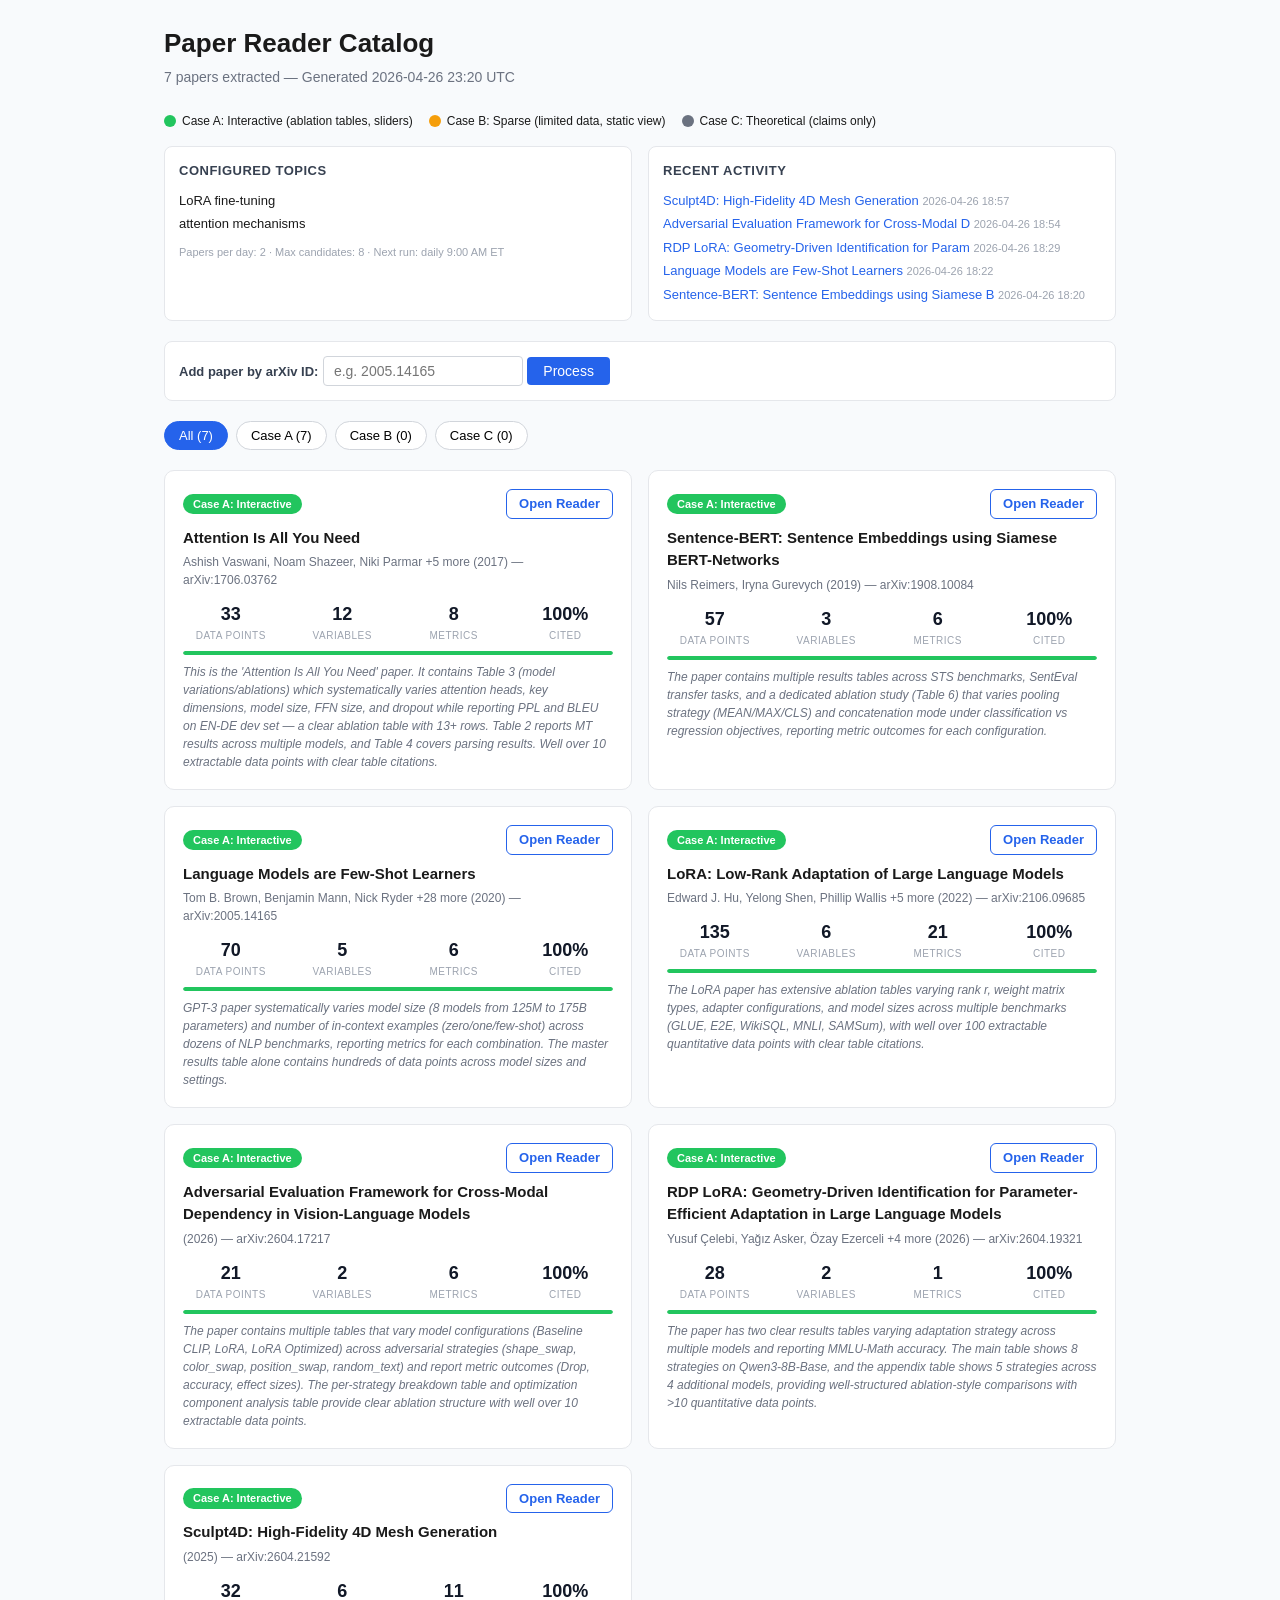
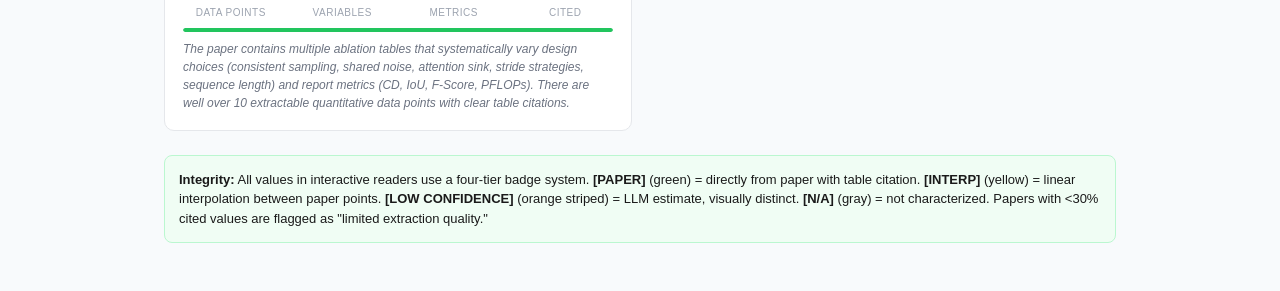
<file: reader/readers/catalog.html>
<!DOCTYPE html>
<html lang="en">
<head>
<meta charset="UTF-8">
<meta name="viewport" content="width=device-width, initial-scale=1.0">
<title>Paper Reader Catalog</title>
<style>
* { margin: 0; padding: 0; box-sizing: border-box; }
body { font-family: -apple-system, BlinkMacSystemFont, 'Segoe UI', sans-serif; background: #f8fafc; color: #1a1a1a; line-height: 1.5; }
.container { max-width: 1000px; margin: 0 auto; padding: 24px; }
h1 { font-size: 26px; margin-bottom: 4px; }
.subtitle { color: #6b7280; font-size: 14px; margin-bottom: 24px; }
.filters { display: flex; gap: 8px; margin-bottom: 20px; flex-wrap: wrap; }
.filter-btn { padding: 6px 14px; border: 1px solid #d1d5db; border-radius: 20px; background: #fff; cursor: pointer; font-size: 13px; }
.filter-btn.active { background: #2563eb; color: #fff; border-color: #2563eb; }
.grid { display: grid; grid-template-columns: repeat(auto-fill, minmax(440px, 1fr)); gap: 16px; }
.card { background: #fff; border: 1px solid #e5e7eb; border-radius: 10px; padding: 18px; transition: box-shadow 0.2s; }
.card:hover { box-shadow: 0 4px 12px rgba(0,0,0,0.08); }
.card-header { display: flex; justify-content: space-between; align-items: center; margin-bottom: 8px; }
.case-badge { display: inline-block; padding: 2px 10px; border-radius: 12px; color: #fff; font-size: 11px; font-weight: 600; }
.reader-link { font-size: 13px; font-weight: 600; color: #2563eb; text-decoration: none; padding: 4px 12px; border: 1px solid #2563eb; border-radius: 6px; }
.reader-link:hover { background: #2563eb; color: #fff; }
.no-reader { font-size: 12px; color: #9ca3af; }
.card h3 { font-size: 15px; margin-bottom: 4px; }
.card h3 a { color: inherit; text-decoration: none; }
.card h3 a:hover { color: #2563eb; }
.card-meta { font-size: 12px; color: #6b7280; margin-bottom: 12px; }
.card-stats { display: flex; gap: 16px; margin: 8px 0; }
.stat { text-align: center; flex: 1; }
.stat-value { font-size: 18px; font-weight: 700; color: #111827; }
.stat-label { font-size: 10px; color: #9ca3af; text-transform: uppercase; letter-spacing: 0.5px; }
.quality-bar { height: 4px; background: #f3f4f6; border-radius: 2px; margin: 8px 0; overflow: hidden; }
.quality-fill { height: 100%; border-radius: 2px; transition: width 0.3s; }
.card-footer { font-size: 12px; color: #6b7280; font-style: italic; }
.info-panels { display: grid; grid-template-columns: 1fr 1fr; gap: 16px; margin-bottom: 20px; }
.info-panel { background: #fff; border: 1px solid #e5e7eb; border-radius: 8px; padding: 14px; }
.info-panel h3 { font-size: 13px; font-weight: 600; text-transform: uppercase; letter-spacing: 0.5px; color: #374151; margin-bottom: 8px; }
.info-panel ul { list-style: none; padding: 0; font-size: 13px; }
.info-panel li { padding: 2px 0; }
.info-panel a { color: #2563eb; text-decoration: none; }
.info-meta { font-size: 11px; color: #9ca3af; margin-top: 8px; }
.info-time { font-size: 11px; color: #9ca3af; }
.add-form { background: #fff; border: 1px solid #e5e7eb; border-radius: 8px; padding: 14px; margin-bottom: 20px; display: flex; flex-wrap: wrap; align-items: end; gap: 10px; }
.add-form label { font-size: 13px; font-weight: 600; color: #374151; }
.add-form input { padding: 6px 10px; border: 1px solid #d1d5db; border-radius: 4px; font-size: 14px; width: 200px; }
.add-form button { padding: 6px 16px; background: #2563eb; color: #fff; border: none; border-radius: 4px; font-size: 14px; cursor: pointer; }
.add-form button:hover { background: #1d4ed8; }
.note { background: #f0fdf4; border: 1px solid #bbf7d0; border-radius: 8px; padding: 14px; margin: 24px 0; font-size: 13px; }
.legend { display: flex; gap: 16px; margin: 16px 0; flex-wrap: wrap; }
.legend-item { display: flex; align-items: center; gap: 6px; font-size: 12px; }
.legend-dot { width: 12px; height: 12px; border-radius: 50%; }
</style>
</head>
<body>
<div class="container">

<h1>Paper Reader Catalog</h1>
<div class="subtitle">7 papers extracted &mdash; Generated 2026-04-26 23:20 UTC</div>

<div class="legend">
    <div class="legend-item"><div class="legend-dot" style="background:#22c55e"></div>Case A: Interactive (ablation tables, sliders)</div>
    <div class="legend-item"><div class="legend-dot" style="background:#f59e0b"></div>Case B: Sparse (limited data, static view)</div>
    <div class="legend-item"><div class="legend-dot" style="background:#6b7280"></div>Case C: Theoretical (claims only)</div>
</div>

<div class="info-panels">
<div class="info-panel"><h3>Configured Topics</h3><ul><li>LoRA fine-tuning</li><li>attention mechanisms</li></ul>
<div class="info-meta">Papers per day: 2 &middot; Max candidates: 8 &middot; Next run: daily 9:00 AM ET</div></div>
<div class="info-panel"><h3>Recent Activity</h3><ul><li><a href="2604.21592.html">Sculpt4D: High-Fidelity 4D Mesh Generation</a> <span class="info-time">2026-04-26 18:57</span></li><li><a href="2604.17217.html">Adversarial Evaluation Framework for Cross-Modal D</a> <span class="info-time">2026-04-26 18:54</span></li><li><a href="2604.19321.html">RDP LoRA: Geometry-Driven Identification for Param</a> <span class="info-time">2026-04-26 18:29</span></li><li><a href="2005.14165.html">Language Models are Few-Shot Learners</a> <span class="info-time">2026-04-26 18:22</span></li><li><a href="1908.10084.html">Sentence-BERT: Sentence Embeddings using Siamese B</a> <span class="info-time">2026-04-26 18:20</span></li></ul></div>
</div>

<div class="add-form">
    <form id="addForm" onsubmit="processForm(event)">
        <label for="arxivInput">Add paper by arXiv ID:</label>
        <input type="text" id="arxivInput" name="arxiv_id" placeholder="e.g. 2005.14165" required>
        <button type="submit">Process</button>
    </form>
    <div id="formMsg" style="display:none;margin-top:8px;font-size:13px;padding:8px;border-radius:4px;"></div>
</div>

<div class="filters">
    <button class="filter-btn active" onclick="filterCards('all')">All (7)</button>
    <button class="filter-btn" onclick="filterCards('A')">Case A (7)</button>
    <button class="filter-btn" onclick="filterCards('B')">Case B (0)</button>
    <button class="filter-btn" onclick="filterCards('C')">Case C (0)</button>
</div>

<div class="grid" id="grid">
        <div class="card">
            <div class="card-header">
                <span class="case-badge" style="background:#22c55e">Case A: Interactive</span>
                <a href="1706.03762.html" class="reader-link">Open Reader</a>
            </div>
            <h3><a href="https://arxiv.org/abs/1706.03762" target="_blank">Attention Is All You Need</a></h3>
            <div class="card-meta">Ashish Vaswani, Noam Shazeer, Niki Parmar +5 more (2017) &mdash; arXiv:1706.03762</div>
            <div class="card-stats">
                <div class="stat">
                    <div class="stat-value">33</div>
                    <div class="stat-label">Data Points</div>
                </div>
                <div class="stat">
                    <div class="stat-value">12</div>
                    <div class="stat-label">Variables</div>
                </div>
                <div class="stat">
                    <div class="stat-value">8</div>
                    <div class="stat-label">Metrics</div>
                </div>
                <div class="stat">
                    <div class="stat-value">100%</div>
                    <div class="stat-label">Cited</div>
                </div>
            </div>
            <div class="quality-bar"><div class="quality-fill" style="width:100%;background:#22c55e"></div></div>
            <div class="card-footer">This is the &#x27;Attention Is All You Need&#x27; paper. It contains Table 3 (model variations/ablations) which systematically varies attention heads, key dimensions, model size, FFN size, and dropout while reporting PPL and BLEU on EN-DE dev set — a clear ablation table with 13+ rows. Table 2 reports MT results across multiple models, and Table 4 covers parsing results. Well over 10 extractable data points with clear table citations.</div>
        </div>
        <div class="card">
            <div class="card-header">
                <span class="case-badge" style="background:#22c55e">Case A: Interactive</span>
                <a href="1908.10084.html" class="reader-link">Open Reader</a>
            </div>
            <h3><a href="https://arxiv.org/abs/1908.10084" target="_blank">Sentence-BERT: Sentence Embeddings using Siamese BERT-Networks</a></h3>
            <div class="card-meta">Nils Reimers, Iryna Gurevych (2019) &mdash; arXiv:1908.10084</div>
            <div class="card-stats">
                <div class="stat">
                    <div class="stat-value">57</div>
                    <div class="stat-label">Data Points</div>
                </div>
                <div class="stat">
                    <div class="stat-value">3</div>
                    <div class="stat-label">Variables</div>
                </div>
                <div class="stat">
                    <div class="stat-value">6</div>
                    <div class="stat-label">Metrics</div>
                </div>
                <div class="stat">
                    <div class="stat-value">100%</div>
                    <div class="stat-label">Cited</div>
                </div>
            </div>
            <div class="quality-bar"><div class="quality-fill" style="width:100%;background:#22c55e"></div></div>
            <div class="card-footer">The paper contains multiple results tables across STS benchmarks, SentEval transfer tasks, and a dedicated ablation study (Table 6) that varies pooling strategy (MEAN/MAX/CLS) and concatenation mode under classification vs regression objectives, reporting metric outcomes for each configuration.</div>
        </div>
        <div class="card">
            <div class="card-header">
                <span class="case-badge" style="background:#22c55e">Case A: Interactive</span>
                <a href="2005.14165.html" class="reader-link">Open Reader</a>
            </div>
            <h3><a href="https://arxiv.org/abs/2005.14165" target="_blank">Language Models are Few-Shot Learners</a></h3>
            <div class="card-meta">Tom B. Brown, Benjamin Mann, Nick Ryder +28 more (2020) &mdash; arXiv:2005.14165</div>
            <div class="card-stats">
                <div class="stat">
                    <div class="stat-value">70</div>
                    <div class="stat-label">Data Points</div>
                </div>
                <div class="stat">
                    <div class="stat-value">5</div>
                    <div class="stat-label">Variables</div>
                </div>
                <div class="stat">
                    <div class="stat-value">6</div>
                    <div class="stat-label">Metrics</div>
                </div>
                <div class="stat">
                    <div class="stat-value">100%</div>
                    <div class="stat-label">Cited</div>
                </div>
            </div>
            <div class="quality-bar"><div class="quality-fill" style="width:100%;background:#22c55e"></div></div>
            <div class="card-footer">GPT-3 paper systematically varies model size (8 models from 125M to 175B parameters) and number of in-context examples (zero/one/few-shot) across dozens of NLP benchmarks, reporting metrics for each combination. The master results table alone contains hundreds of data points across model sizes and settings.</div>
        </div>
        <div class="card">
            <div class="card-header">
                <span class="case-badge" style="background:#22c55e">Case A: Interactive</span>
                <a href="2106.09685.html" class="reader-link">Open Reader</a>
            </div>
            <h3><a href="https://arxiv.org/abs/2106.09685" target="_blank">LoRA: Low-Rank Adaptation of Large Language Models</a></h3>
            <div class="card-meta">Edward J. Hu, Yelong Shen, Phillip Wallis +5 more (2022) &mdash; arXiv:2106.09685</div>
            <div class="card-stats">
                <div class="stat">
                    <div class="stat-value">135</div>
                    <div class="stat-label">Data Points</div>
                </div>
                <div class="stat">
                    <div class="stat-value">6</div>
                    <div class="stat-label">Variables</div>
                </div>
                <div class="stat">
                    <div class="stat-value">21</div>
                    <div class="stat-label">Metrics</div>
                </div>
                <div class="stat">
                    <div class="stat-value">100%</div>
                    <div class="stat-label">Cited</div>
                </div>
            </div>
            <div class="quality-bar"><div class="quality-fill" style="width:100%;background:#22c55e"></div></div>
            <div class="card-footer">The LoRA paper has extensive ablation tables varying rank r, weight matrix types, adapter configurations, and model sizes across multiple benchmarks (GLUE, E2E, WikiSQL, MNLI, SAMSum), with well over 100 extractable quantitative data points with clear table citations.</div>
        </div>
        <div class="card">
            <div class="card-header">
                <span class="case-badge" style="background:#22c55e">Case A: Interactive</span>
                <a href="2604.17217.html" class="reader-link">Open Reader</a>
            </div>
            <h3><a href="https://arxiv.org/abs/2604.17217" target="_blank">Adversarial Evaluation Framework for Cross-Modal Dependency in Vision-Language Models</a></h3>
            <div class="card-meta"> (2026) &mdash; arXiv:2604.17217</div>
            <div class="card-stats">
                <div class="stat">
                    <div class="stat-value">21</div>
                    <div class="stat-label">Data Points</div>
                </div>
                <div class="stat">
                    <div class="stat-value">2</div>
                    <div class="stat-label">Variables</div>
                </div>
                <div class="stat">
                    <div class="stat-value">6</div>
                    <div class="stat-label">Metrics</div>
                </div>
                <div class="stat">
                    <div class="stat-value">100%</div>
                    <div class="stat-label">Cited</div>
                </div>
            </div>
            <div class="quality-bar"><div class="quality-fill" style="width:100%;background:#22c55e"></div></div>
            <div class="card-footer">The paper contains multiple tables that vary model configurations (Baseline CLIP, LoRA, LoRA Optimized) across adversarial strategies (shape_swap, color_swap, position_swap, random_text) and report metric outcomes (Drop, accuracy, effect sizes). The per-strategy breakdown table and optimization component analysis table provide clear ablation structure with well over 10 extractable data points.</div>
        </div>
        <div class="card">
            <div class="card-header">
                <span class="case-badge" style="background:#22c55e">Case A: Interactive</span>
                <a href="2604.19321.html" class="reader-link">Open Reader</a>
            </div>
            <h3><a href="https://arxiv.org/abs/2604.19321" target="_blank">RDP LoRA: Geometry-Driven Identification for Parameter-Efficient Adaptation in Large Language Models</a></h3>
            <div class="card-meta">Yusuf Çelebi, Yağız Asker, Özay Ezerceli +4 more (2026) &mdash; arXiv:2604.19321</div>
            <div class="card-stats">
                <div class="stat">
                    <div class="stat-value">28</div>
                    <div class="stat-label">Data Points</div>
                </div>
                <div class="stat">
                    <div class="stat-value">2</div>
                    <div class="stat-label">Variables</div>
                </div>
                <div class="stat">
                    <div class="stat-value">1</div>
                    <div class="stat-label">Metrics</div>
                </div>
                <div class="stat">
                    <div class="stat-value">100%</div>
                    <div class="stat-label">Cited</div>
                </div>
            </div>
            <div class="quality-bar"><div class="quality-fill" style="width:100%;background:#22c55e"></div></div>
            <div class="card-footer">The paper has two clear results tables varying adaptation strategy across multiple models and reporting MMLU-Math accuracy. The main table shows 8 strategies on Qwen3-8B-Base, and the appendix table shows 5 strategies across 4 additional models, providing well-structured ablation-style comparisons with &gt;10 quantitative data points.</div>
        </div>
        <div class="card">
            <div class="card-header">
                <span class="case-badge" style="background:#22c55e">Case A: Interactive</span>
                <a href="2604.21592.html" class="reader-link">Open Reader</a>
            </div>
            <h3><a href="https://arxiv.org/abs/2604.21592" target="_blank">Sculpt4D: High-Fidelity 4D Mesh Generation</a></h3>
            <div class="card-meta"> (2025) &mdash; arXiv:2604.21592</div>
            <div class="card-stats">
                <div class="stat">
                    <div class="stat-value">32</div>
                    <div class="stat-label">Data Points</div>
                </div>
                <div class="stat">
                    <div class="stat-value">6</div>
                    <div class="stat-label">Variables</div>
                </div>
                <div class="stat">
                    <div class="stat-value">11</div>
                    <div class="stat-label">Metrics</div>
                </div>
                <div class="stat">
                    <div class="stat-value">100%</div>
                    <div class="stat-label">Cited</div>
                </div>
            </div>
            <div class="quality-bar"><div class="quality-fill" style="width:100%;background:#22c55e"></div></div>
            <div class="card-footer">The paper contains multiple ablation tables that systematically vary design choices (consistent sampling, shared noise, attention sink, stride strategies, sequence length) and report metrics (CD, IoU, F-Score, PFLOPs). There are well over 10 extractable quantitative data points with clear table citations.</div>
        </div></div>

<div class="note">
<strong>Integrity:</strong> All values in interactive readers use a four-tier badge system.
<strong>[PAPER]</strong> (green) = directly from paper with table citation.
<strong>[INTERP]</strong> (yellow) = linear interpolation between paper points.
<strong>[LOW CONFIDENCE]</strong> (orange striped) = LLM estimate, visually distinct.
<strong>[N/A]</strong> (gray) = not characterized.
Papers with &lt;30% cited values are flagged as "limited extraction quality."
</div>

</div>
<script>
function processForm(e) {
    e.preventDefault();
    const id = document.getElementById('arxivInput').value.trim();
    const msg = document.getElementById('formMsg');
    if (!id) return;
    msg.style.display = '';
    msg.style.background = '#dbeafe';
    msg.style.color = '#1e40af';
    msg.textContent = 'Processing ' + id + '... This takes 60-120 seconds. Refresh the page when done.';
    fetch('/process', {method:'POST', headers:{'Content-Type':'application/x-www-form-urlencoded'}, body:'arxiv_id='+encodeURIComponent(id)})
        .then(r => r.json())
        .then(d => { msg.textContent = d.message || 'Started. Refresh in 60-120s.'; })
        .catch(() => {
            msg.style.background = '#fef3c7';
            msg.style.color = '#92400e';
            msg.textContent = 'Server not running. Use CLI: python3 reader/run_pipeline.py ' + id;
        });
}
function filterCards(c) {
    document.querySelectorAll('.filter-btn').forEach(b => b.classList.remove('active'));
    event.target.classList.add('active');
    document.querySelectorAll('.card').forEach(card => {
        if (c === 'all') { card.style.display = ''; return; }
        const badge = card.querySelector('.case-badge');
        card.style.display = badge && badge.textContent.includes('Case ' + c) ? '' : 'none';
    });
}
</script>
</body>
</html>
</file>
